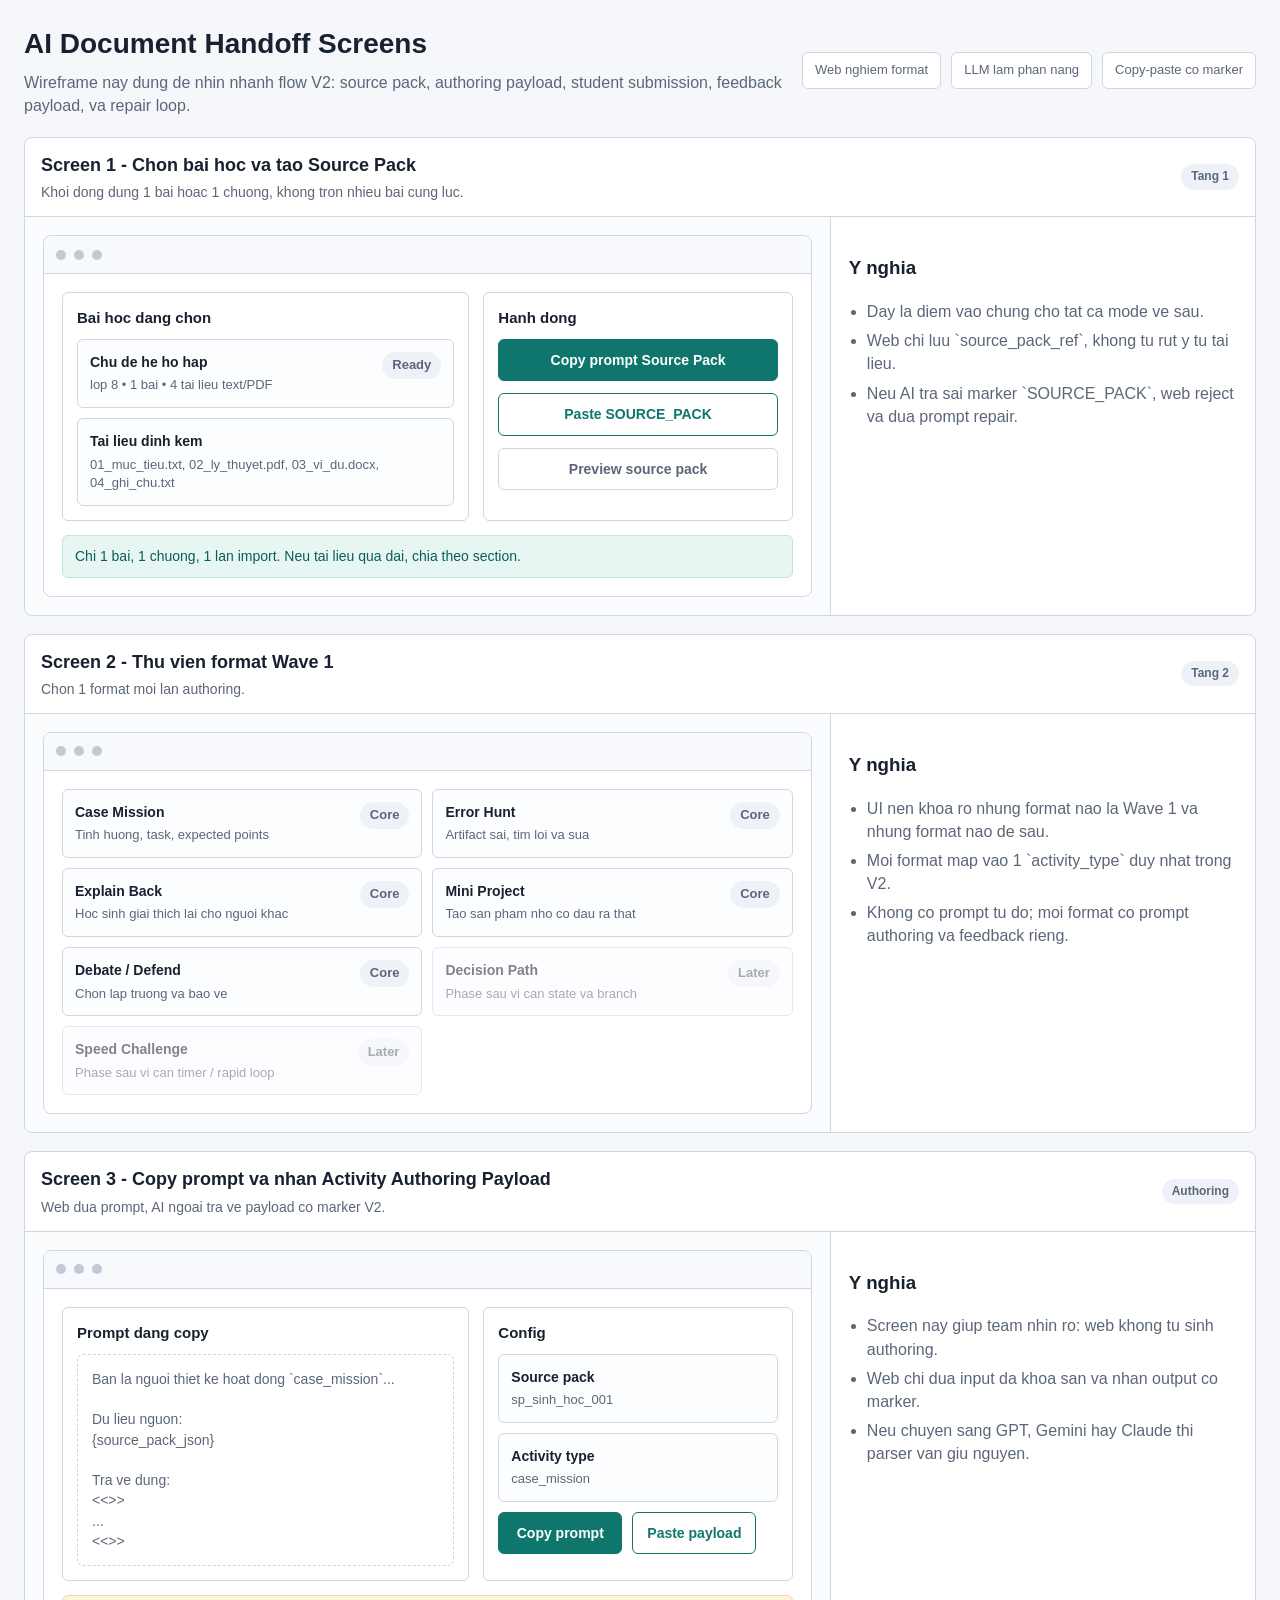
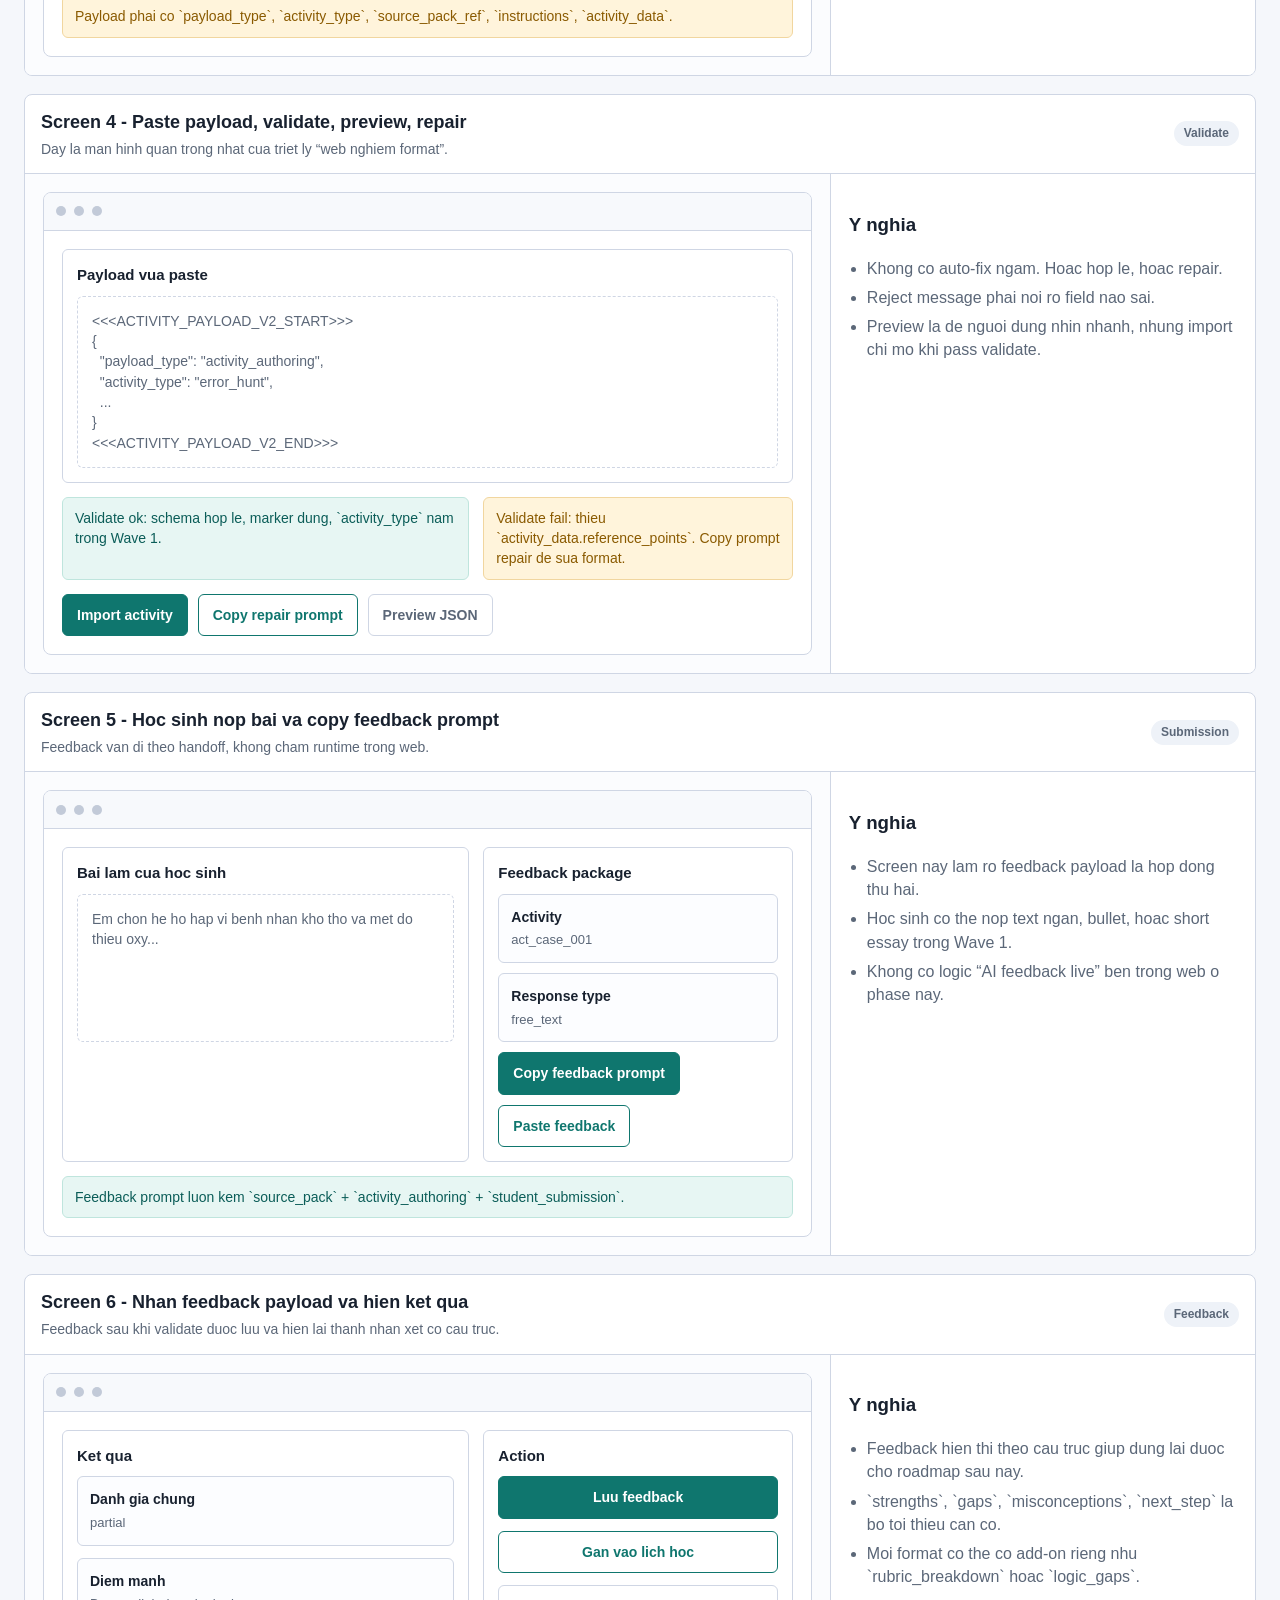
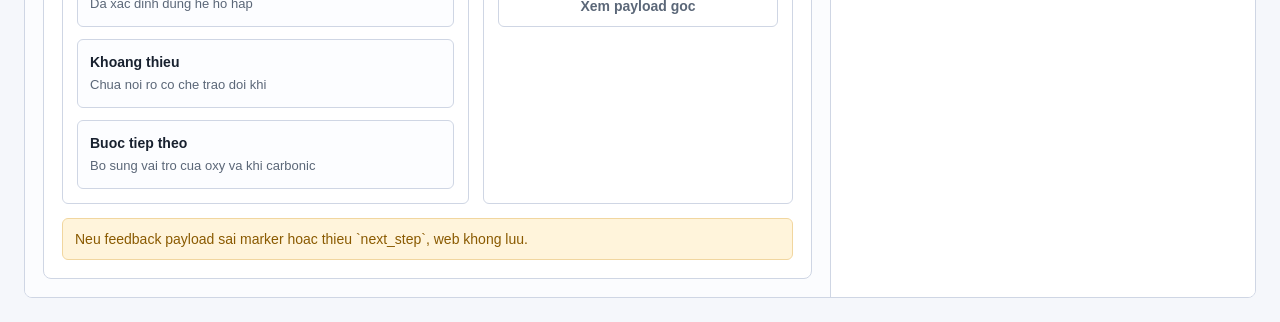
<file: AI_DOCUMENT_HANDOFF_SCREENS.html>
<!doctype html>
<html lang="vi">
<head>
  <meta charset="utf-8">
  <meta name="viewport" content="width=device-width, initial-scale=1">
  <title>AI Document Handoff Screens</title>
  <style>
    :root {
      --bg: #f5f7fb;
      --surface: #ffffff;
      --line: #cfd6e4;
      --ink: #18212f;
      --muted: #5b6778;
      --accent: #0f766e;
      --soft: #e7f6f3;
      --warn: #8a5a00;
      --warn-bg: #fff4db;
    }

    * { box-sizing: border-box; }

    body {
      margin: 0;
      font-family: Inter, Arial, sans-serif;
      background: var(--bg);
      color: var(--ink);
      line-height: 1.45;
    }

    .shell {
      max-width: 1280px;
      margin: 0 auto;
      padding: 24px;
    }

    .topbar {
      display: flex;
      justify-content: space-between;
      gap: 16px;
      align-items: center;
      margin-bottom: 20px;
    }

    .title {
      font-size: 28px;
      font-weight: 700;
      margin: 0 0 6px;
    }

    .subtitle {
      margin: 0;
      color: var(--muted);
      max-width: 760px;
    }

    .legend {
      display: flex;
      flex-wrap: wrap;
      gap: 10px;
      justify-content: flex-end;
    }

    .chip {
      border: 1px solid var(--line);
      border-radius: 6px;
      background: var(--surface);
      padding: 8px 12px;
      font-size: 13px;
      color: var(--muted);
    }

    .grid {
      display: grid;
      gap: 18px;
    }

    .screen {
      border: 1px solid var(--line);
      border-radius: 8px;
      background: var(--surface);
      overflow: hidden;
    }

    .screen-head {
      padding: 14px 16px;
      border-bottom: 1px solid var(--line);
      display: flex;
      justify-content: space-between;
      align-items: center;
      gap: 12px;
    }

    .screen-head h2 {
      margin: 0;
      font-size: 18px;
    }

    .screen-head p {
      margin: 4px 0 0;
      color: var(--muted);
      font-size: 14px;
    }

    .screen-body {
      display: grid;
      grid-template-columns: 1.9fr 1fr;
      gap: 0;
    }

    .ui {
      padding: 18px;
      border-right: 1px solid var(--line);
      background: #fbfcfe;
    }

    .notes {
      padding: 18px;
      background: var(--surface);
    }

    .window {
      border: 1px solid var(--line);
      border-radius: 8px;
      background: var(--surface);
      overflow: hidden;
    }

    .window-bar {
      height: 38px;
      border-bottom: 1px solid var(--line);
      display: flex;
      align-items: center;
      gap: 8px;
      padding: 0 12px;
      background: #f7f9fc;
    }

    .dot {
      width: 10px;
      height: 10px;
      border-radius: 50%;
      background: #c2cad8;
    }

    .window-main {
      padding: 18px;
      display: grid;
      gap: 14px;
    }

    .layout-2 {
      display: grid;
      grid-template-columns: 1.25fr .95fr;
      gap: 14px;
    }

    .panel {
      border: 1px solid var(--line);
      border-radius: 6px;
      background: var(--surface);
      padding: 14px;
    }

    .panel h3 {
      margin: 0 0 10px;
      font-size: 15px;
    }

    .panel p {
      margin: 0;
      color: var(--muted);
      font-size: 14px;
    }

    .list {
      display: grid;
      gap: 10px;
    }

    .row {
      border: 1px solid var(--line);
      border-radius: 6px;
      padding: 12px;
      background: #fcfdff;
      display: flex;
      justify-content: space-between;
      gap: 12px;
      align-items: start;
    }

    .row strong {
      display: block;
      margin-bottom: 4px;
      font-size: 14px;
    }

    .row span {
      display: block;
      color: var(--muted);
      font-size: 13px;
    }

    .btn {
      display: inline-flex;
      align-items: center;
      justify-content: center;
      padding: 10px 14px;
      border-radius: 6px;
      border: 1px solid var(--accent);
      background: var(--accent);
      color: white;
      font-size: 14px;
      font-weight: 600;
      min-width: 124px;
    }

    .btn.alt {
      background: var(--surface);
      color: var(--accent);
    }

    .btn.ghost {
      background: var(--surface);
      color: var(--muted);
      border-color: var(--line);
    }

    .toolbar {
      display: flex;
      gap: 10px;
      flex-wrap: wrap;
    }

    .stack {
      display: grid;
      gap: 12px;
    }

    .textarea {
      min-height: 148px;
      border: 1px dashed var(--line);
      border-radius: 6px;
      background: #ffffff;
      padding: 14px;
      color: var(--muted);
      font-size: 14px;
      white-space: pre-wrap;
    }

    .ok {
      border: 1px solid #bfe5dd;
      background: var(--soft);
      color: #0b5d58;
      border-radius: 6px;
      padding: 10px 12px;
      font-size: 14px;
    }

    .warn {
      border: 1px solid #f1d69f;
      background: var(--warn-bg);
      color: var(--warn);
      border-radius: 6px;
      padding: 10px 12px;
      font-size: 14px;
    }

    ul {
      margin: 0;
      padding-left: 18px;
      color: var(--muted);
    }

    li + li {
      margin-top: 6px;
    }

    .mini-grid {
      display: grid;
      grid-template-columns: repeat(2, minmax(0, 1fr));
      gap: 10px;
    }

    .badge {
      display: inline-block;
      border-radius: 999px;
      background: #eef2f8;
      color: var(--muted);
      padding: 4px 10px;
      font-size: 12px;
      font-weight: 600;
    }

    .disabled {
      opacity: .55;
    }

    @media (max-width: 980px) {
      .screen-body,
      .layout-2,
      .mini-grid {
        grid-template-columns: 1fr;
      }

      .ui {
        border-right: 0;
        border-bottom: 1px solid var(--line);
      }
    }
  </style>
</head>
<body>
  <div class="shell">
    <div class="topbar">
      <div>
        <h1 class="title">AI Document Handoff Screens</h1>
        <p class="subtitle">Wireframe nay dung de nhin nhanh flow V2: source pack, authoring payload, student submission, feedback payload, va repair loop.</p>
      </div>
      <div class="legend">
        <div class="chip">Web nghiem format</div>
        <div class="chip">LLM lam phan nang</div>
        <div class="chip">Copy-paste co marker</div>
      </div>
    </div>

    <div class="grid">
      <section class="screen">
        <div class="screen-head">
          <div>
            <h2>Screen 1 - Chon bai hoc va tao Source Pack</h2>
            <p>Khoi dong dung 1 bai hoac 1 chuong, khong tron nhieu bai cung luc.</p>
          </div>
          <span class="badge">Tang 1</span>
        </div>
        <div class="screen-body">
          <div class="ui">
            <div class="window">
              <div class="window-bar"><span class="dot"></span><span class="dot"></span><span class="dot"></span></div>
              <div class="window-main">
                <div class="layout-2">
                  <div class="panel">
                    <h3>Bai hoc dang chon</h3>
                    <div class="list">
                      <div class="row">
                        <div>
                          <strong>Chu de he ho hap</strong>
                          <span>lop 8 • 1 bai • 4 tai lieu text/PDF</span>
                        </div>
                        <span class="badge">Ready</span>
                      </div>
                      <div class="row">
                        <div>
                          <strong>Tai lieu dinh kem</strong>
                          <span>01_muc_tieu.txt, 02_ly_thuyet.pdf, 03_vi_du.docx, 04_ghi_chu.txt</span>
                        </div>
                      </div>
                    </div>
                  </div>
                  <div class="panel">
                    <h3>Hanh dong</h3>
                    <div class="stack">
                      <div class="btn">Copy prompt Source Pack</div>
                      <div class="btn alt">Paste SOURCE_PACK</div>
                      <div class="btn ghost">Preview source pack</div>
                    </div>
                  </div>
                </div>
                <div class="ok">Chi 1 bai, 1 chuong, 1 lan import. Neu tai lieu qua dai, chia theo section.</div>
              </div>
            </div>
          </div>
          <div class="notes">
            <h3>Y nghia</h3>
            <ul>
              <li>Day la diem vao chung cho tat ca mode ve sau.</li>
              <li>Web chi luu `source_pack_ref`, khong tu rut y tu tai lieu.</li>
              <li>Neu AI tra sai marker `SOURCE_PACK`, web reject va dua prompt repair.</li>
            </ul>
          </div>
        </div>
      </section>

      <section class="screen">
        <div class="screen-head">
          <div>
            <h2>Screen 2 - Thu vien format Wave 1</h2>
            <p>Chon 1 format moi lan authoring.</p>
          </div>
          <span class="badge">Tang 2</span>
        </div>
        <div class="screen-body">
          <div class="ui">
            <div class="window">
              <div class="window-bar"><span class="dot"></span><span class="dot"></span><span class="dot"></span></div>
              <div class="window-main">
                <div class="mini-grid">
                  <div class="row"><div><strong>Case Mission</strong><span>Tinh huong, task, expected points</span></div><span class="badge">Core</span></div>
                  <div class="row"><div><strong>Error Hunt</strong><span>Artifact sai, tim loi va sua</span></div><span class="badge">Core</span></div>
                  <div class="row"><div><strong>Explain Back</strong><span>Hoc sinh giai thich lai cho nguoi khac</span></div><span class="badge">Core</span></div>
                  <div class="row"><div><strong>Mini Project</strong><span>Tao san pham nho co dau ra that</span></div><span class="badge">Core</span></div>
                  <div class="row"><div><strong>Debate / Defend</strong><span>Chon lap truong va bao ve</span></div><span class="badge">Core</span></div>
                  <div class="row disabled"><div><strong>Decision Path</strong><span>Phase sau vi can state va branch</span></div><span class="badge">Later</span></div>
                  <div class="row disabled"><div><strong>Speed Challenge</strong><span>Phase sau vi can timer / rapid loop</span></div><span class="badge">Later</span></div>
                </div>
              </div>
            </div>
          </div>
          <div class="notes">
            <h3>Y nghia</h3>
            <ul>
              <li>UI nen khoa ro nhung format nao la Wave 1 va nhung format nao de sau.</li>
              <li>Moi format map vao 1 `activity_type` duy nhat trong V2.</li>
              <li>Khong co prompt tu do; moi format co prompt authoring va feedback rieng.</li>
            </ul>
          </div>
        </div>
      </section>

      <section class="screen">
        <div class="screen-head">
          <div>
            <h2>Screen 3 - Copy prompt va nhan Activity Authoring Payload</h2>
            <p>Web dua prompt, AI ngoai tra ve payload co marker V2.</p>
          </div>
          <span class="badge">Authoring</span>
        </div>
        <div class="screen-body">
          <div class="ui">
            <div class="window">
              <div class="window-bar"><span class="dot"></span><span class="dot"></span><span class="dot"></span></div>
              <div class="window-main">
                <div class="layout-2">
                  <div class="panel">
                    <h3>Prompt dang copy</h3>
                    <div class="textarea">Ban la nguoi thiet ke hoat dong `case_mission`...

Du lieu nguon:
{source_pack_json}

Tra ve dung:
<<<ACTIVITY_PAYLOAD_V2_START>>>
...
<<<ACTIVITY_PAYLOAD_V2_END>>></div>
                  </div>
                  <div class="panel">
                    <h3>Config</h3>
                    <div class="list">
                      <div class="row">
                        <div>
                          <strong>Source pack</strong>
                          <span>sp_sinh_hoc_001</span>
                        </div>
                      </div>
                      <div class="row">
                        <div>
                          <strong>Activity type</strong>
                          <span>case_mission</span>
                        </div>
                      </div>
                      <div class="toolbar">
                        <div class="btn">Copy prompt</div>
                        <div class="btn alt">Paste payload</div>
                      </div>
                    </div>
                  </div>
                </div>
                <div class="warn">Payload phai co `payload_type`, `activity_type`, `source_pack_ref`, `instructions`, `activity_data`.</div>
              </div>
            </div>
          </div>
          <div class="notes">
            <h3>Y nghia</h3>
            <ul>
              <li>Screen nay giup team nhin ro: web khong tu sinh authoring.</li>
              <li>Web chi dua input da khoa san va nhan output co marker.</li>
              <li>Neu chuyen sang GPT, Gemini hay Claude thi parser van giu nguyen.</li>
            </ul>
          </div>
        </div>
      </section>

      <section class="screen">
        <div class="screen-head">
          <div>
            <h2>Screen 4 - Paste payload, validate, preview, repair</h2>
            <p>Day la man hinh quan trong nhat cua triet ly “web nghiem format”.</p>
          </div>
          <span class="badge">Validate</span>
        </div>
        <div class="screen-body">
          <div class="ui">
            <div class="window">
              <div class="window-bar"><span class="dot"></span><span class="dot"></span><span class="dot"></span></div>
              <div class="window-main">
                <div class="panel">
                  <h3>Payload vua paste</h3>
                  <div class="textarea">&lt;&lt;&lt;ACTIVITY_PAYLOAD_V2_START&gt;&gt;&gt;
{
  "payload_type": "activity_authoring",
  "activity_type": "error_hunt",
  ...
}
&lt;&lt;&lt;ACTIVITY_PAYLOAD_V2_END&gt;&gt;&gt;</div>
                </div>
                <div class="layout-2">
                  <div class="ok">Validate ok: schema hop le, marker dung, `activity_type` nam trong Wave 1.</div>
                  <div class="warn">Validate fail: thieu `activity_data.reference_points`. Copy prompt repair de sua format.</div>
                </div>
                <div class="toolbar">
                  <div class="btn">Import activity</div>
                  <div class="btn alt">Copy repair prompt</div>
                  <div class="btn ghost">Preview JSON</div>
                </div>
              </div>
            </div>
          </div>
          <div class="notes">
            <h3>Y nghia</h3>
            <ul>
              <li>Khong co auto-fix ngam. Hoac hop le, hoac repair.</li>
              <li>Reject message phai noi ro field nao sai.</li>
              <li>Preview la de nguoi dung nhin nhanh, nhung import chi mo khi pass validate.</li>
            </ul>
          </div>
        </div>
      </section>

      <section class="screen">
        <div class="screen-head">
          <div>
            <h2>Screen 5 - Hoc sinh nop bai va copy feedback prompt</h2>
            <p>Feedback van di theo handoff, khong cham runtime trong web.</p>
          </div>
          <span class="badge">Submission</span>
        </div>
        <div class="screen-body">
          <div class="ui">
            <div class="window">
              <div class="window-bar"><span class="dot"></span><span class="dot"></span><span class="dot"></span></div>
              <div class="window-main">
                <div class="layout-2">
                  <div class="panel">
                    <h3>Bai lam cua hoc sinh</h3>
                    <div class="textarea">Em chon he ho hap vi benh nhan kho tho va met do thieu oxy...</div>
                  </div>
                  <div class="panel">
                    <h3>Feedback package</h3>
                    <div class="list">
                      <div class="row"><div><strong>Activity</strong><span>act_case_001</span></div></div>
                      <div class="row"><div><strong>Response type</strong><span>free_text</span></div></div>
                      <div class="toolbar">
                        <div class="btn">Copy feedback prompt</div>
                        <div class="btn alt">Paste feedback</div>
                      </div>
                    </div>
                  </div>
                </div>
                <div class="ok">Feedback prompt luon kem `source_pack` + `activity_authoring` + `student_submission`.</div>
              </div>
            </div>
          </div>
          <div class="notes">
            <h3>Y nghia</h3>
            <ul>
              <li>Screen nay lam ro feedback payload la hop dong thu hai.</li>
              <li>Hoc sinh co the nop text ngan, bullet, hoac short essay trong Wave 1.</li>
              <li>Khong co logic “AI feedback live” ben trong web o phase nay.</li>
            </ul>
          </div>
        </div>
      </section>

      <section class="screen">
        <div class="screen-head">
          <div>
            <h2>Screen 6 - Nhan feedback payload va hien ket qua</h2>
            <p>Feedback sau khi validate duoc luu va hien lai thanh nhan xet co cau truc.</p>
          </div>
          <span class="badge">Feedback</span>
        </div>
        <div class="screen-body">
          <div class="ui">
            <div class="window">
              <div class="window-bar"><span class="dot"></span><span class="dot"></span><span class="dot"></span></div>
              <div class="window-main">
                <div class="layout-2">
                  <div class="panel">
                    <h3>Ket qua</h3>
                    <div class="stack">
                      <div class="row"><div><strong>Danh gia chung</strong><span>partial</span></div></div>
                      <div class="row"><div><strong>Diem manh</strong><span>Da xac dinh dung he ho hap</span></div></div>
                      <div class="row"><div><strong>Khoang thieu</strong><span>Chua noi ro co che trao doi khi</span></div></div>
                      <div class="row"><div><strong>Buoc tiep theo</strong><span>Bo sung vai tro cua oxy va khi carbonic</span></div></div>
                    </div>
                  </div>
                  <div class="panel">
                    <h3>Action</h3>
                    <div class="stack">
                      <div class="btn">Luu feedback</div>
                      <div class="btn alt">Gan vao lich hoc</div>
                      <div class="btn ghost">Xem payload goc</div>
                    </div>
                  </div>
                </div>
                <div class="warn">Neu feedback payload sai marker hoac thieu `next_step`, web khong luu.</div>
              </div>
            </div>
          </div>
          <div class="notes">
            <h3>Y nghia</h3>
            <ul>
              <li>Feedback hien thi theo cau truc giup dung lai duoc cho roadmap sau nay.</li>
              <li>`strengths`, `gaps`, `misconceptions`, `next_step` la bo toi thieu can co.</li>
              <li>Moi format co the co add-on rieng nhu `rubric_breakdown` hoac `logic_gaps`.</li>
            </ul>
          </div>
        </div>
      </section>
    </div>
  </div>
</body>
</html>
</file>
